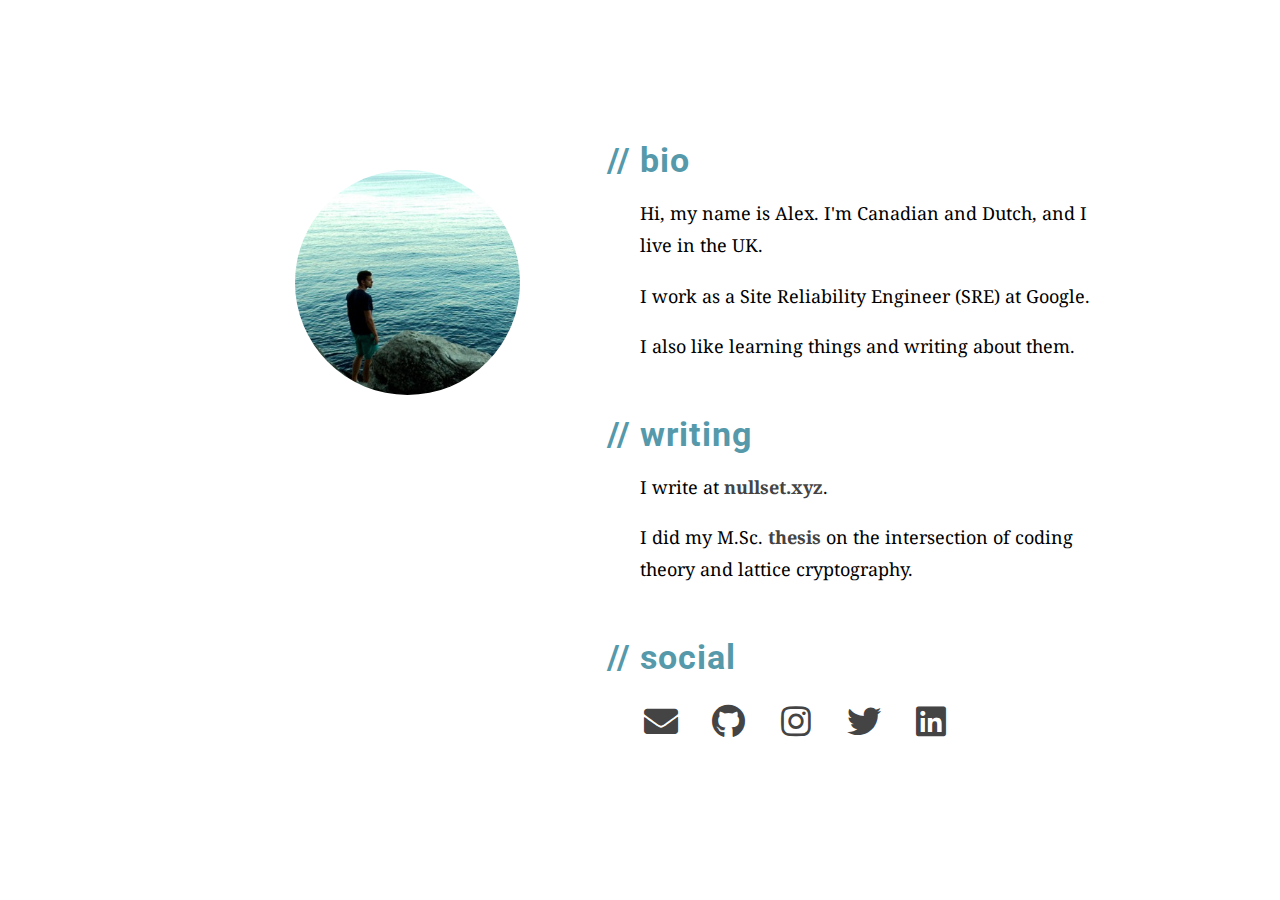
<file: index.html>
<!DOCTYPE html>
<html>
<head>
  <meta charset="utf-8" />

  <title>alexvp</title>

  <link href="styles.css" rel="stylesheet" type="text/css" />
  <link href='https://fonts.googleapis.com/css?family=Droid+Serif:400,400italic,700,700italic|Roboto:700' rel='stylesheet' type='text/css'>
  <link href="https://use.fontawesome.com/releases/v5.0.2/css/all.css" rel="stylesheet" type='text/css'>
</head>

<body>

<div class="content">

<div class="left">
  <img alt="me" src="pic.jpg" />
</div>

<div class="right">
  <h1>// bio</h1>
  <p>Hi, my name is Alex. I'm Canadian and Dutch, and I live in the UK.</p>
  <p>I work as a Site Reliability Engineer (SRE) at Google.</p>
  <p>I also like learning things and writing about them.</p>

  <h2>// writing</h2>
  <p>I write at <a href="https://nullset.xyz">nullset.xyz</a>.</p>
  <p>I did my M.Sc. <a href="https://eprint.iacr.org/2016/1050">thesis</a> on the intersection of coding theory and lattice cryptography.</p>

  <h2>// social</h2>
  <ul class="social">
    <li><a href="mailto:avanpoppelen@gmail.com"><span class="fas fa-envelope fa-fw"></span></a></li>
    <li><a href="https://github.com/avanpo"><span class="fab fa-github fa-fw"></span></a></li>
    <li><a href="https://instagram.com/avanpo"><span class="fab fa-instagram fa-fw"></span></a></li>
    <li><a href="https://twitter.com/alexvp"><span class="fab fa-twitter fa-fw"></span></a></li>
    <li><a href="https://www.linkedin.com/in/avanpoppelen"><span class="fab fa-linkedin fa-fw"></span></a></li>
  </ul>
</div>

</div>

</body>
</html>
</file>
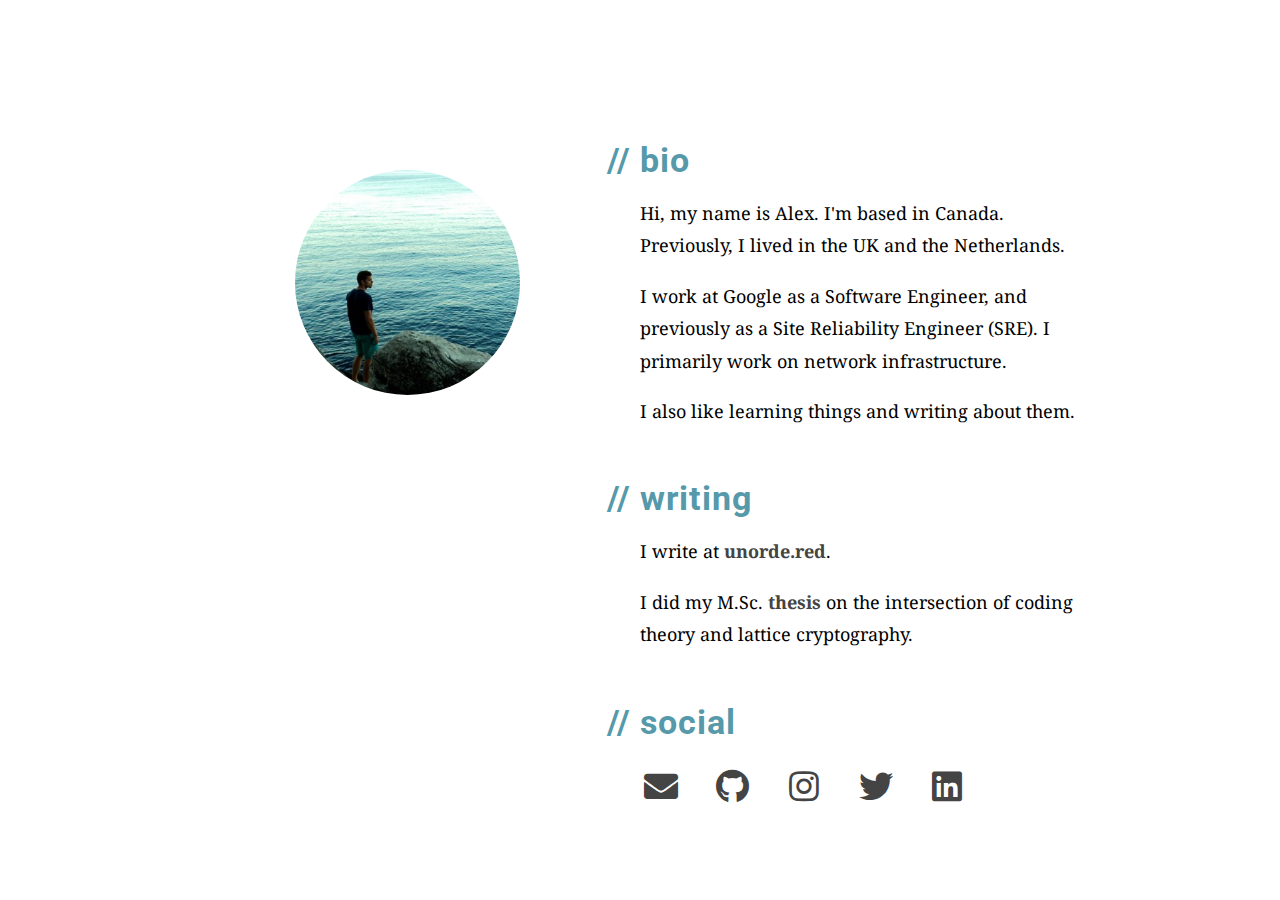
<file: site/index.html>
<!DOCTYPE html>
<html>
  <head>
    <meta charset="utf-8" />

    <title>alexvp</title>

    <link href="/styles.css" rel="stylesheet" type="text/css" />
    <link
      href="https://fonts.googleapis.com/css?family=Droid+Serif:400,400italic,700,700italic|Roboto:700"
      rel="stylesheet"
      type="text/css"
    />
    <link
      href="https://use.fontawesome.com/releases/v5.0.2/css/all.css"
      rel="stylesheet"
      type="text/css"
    />
  </head>

  <body>
    <div class="content">
      <div class="left">
        <img alt="me" src="/pic.jpg" />
      </div>

      <div class="right">
        <h1>// bio</h1>
        <p>
          Hi, my name is Alex. I'm based in Canada. Previously, I lived in the
          UK and the Netherlands.
        </p>
        <p>
          I work at Google as a Software Engineer, and previously as a Site
          Reliability Engineer (SRE). I primarily work on network
          infrastructure.
        </p>
        <p>I also like learning things and writing about them.</p>

        <h2>// writing</h2>
        <p>I write at <a href="https://unorde.red">unorde.red</a>.</p>
        <p>
          I did my M.Sc.
          <a href="https://eprint.iacr.org/2016/1050">thesis</a> on the
          intersection of coding theory and lattice cryptography.
        </p>

        <h2>// social</h2>
        <ul class="social">
          <li>
            <a href="mailto:avanpoppelen@gmail.com"
              ><span class="fas fa-envelope fa-fw"></span
            ></a>
          </li>
          <li>
            <a href="https://github.com/avanpo"
              ><span class="fab fa-github fa-fw"></span
            ></a>
          </li>
          <li>
            <a href="https://instagram.com/avanpo"
              ><span class="fab fa-instagram fa-fw"></span
            ></a>
          </li>
          <li>
            <a href="https://twitter.com/alexvp"
              ><span class="fab fa-twitter fa-fw"></span
            ></a>
          </li>
          <li>
            <a href="https://www.linkedin.com/in/avanpoppelen"
              ><span class="fab fa-linkedin fa-fw"></span
            ></a>
          </li>
        </ul>
      </div>
    </div>
  </body>
</html>
</file>
<file: styles.css>
/* resets */
* {
  margin: 0;
  padding: 0;
  font-size: 100%;
  font-weight: normal;
  vertical-align: baseline;
  border: 0;
  outline: 0;
  background: transparent;
}

ol, ul {
  list-style: none;
}

blockquote, q {
  quotes: none;
}

table {
  border-collapse: collapse;
  border-spacing: 0;
}

/* general styles */

body {
  font-family: 'Droid Serif', 'Georgia', serif;
  font-size: 18px;
  text-rendering: optimizeLegibility;
  color #444;
  background: #fff;
}

h1, h2, h3 {
  margin: 0 0 0.5em -33px;
  font-family: 'Roboto', 'Helvetica Neue', sans-serif;
  font-size: 34px;
  font-weight: bold;
  letter-spacing: 1px;
  color: #59a;
}

h2, h3 {
  margin: 1.5em 0 0.5em -33px;
}

p, ul {
  margin: 0 0 1em 0;
  line-height: 180%;
}

a:link, a:visited {
  font-weight: bold;
  text-decoration: none;
  color: #444;
}

a:hover {
  color: #59a;
}

/* structure */

div.content {
  width: 900px;
  margin: 0 auto;
  padding: 140px 0;
}

div.left {
  float: left;
  width: 330px;
  text-align: right;
}

div.left img {
  width: 225px;
  margin-top: 30px;
  border-radius: 50%;
}

div.right {
  float: right;
  width: 450px;
  height: 338px;
}

ul.social {
  padding: 10px 0;
}

ul.social li {
  display: inline;
  margin: 0 20px 0 0;
  font-size: 34px;
}
</file>
